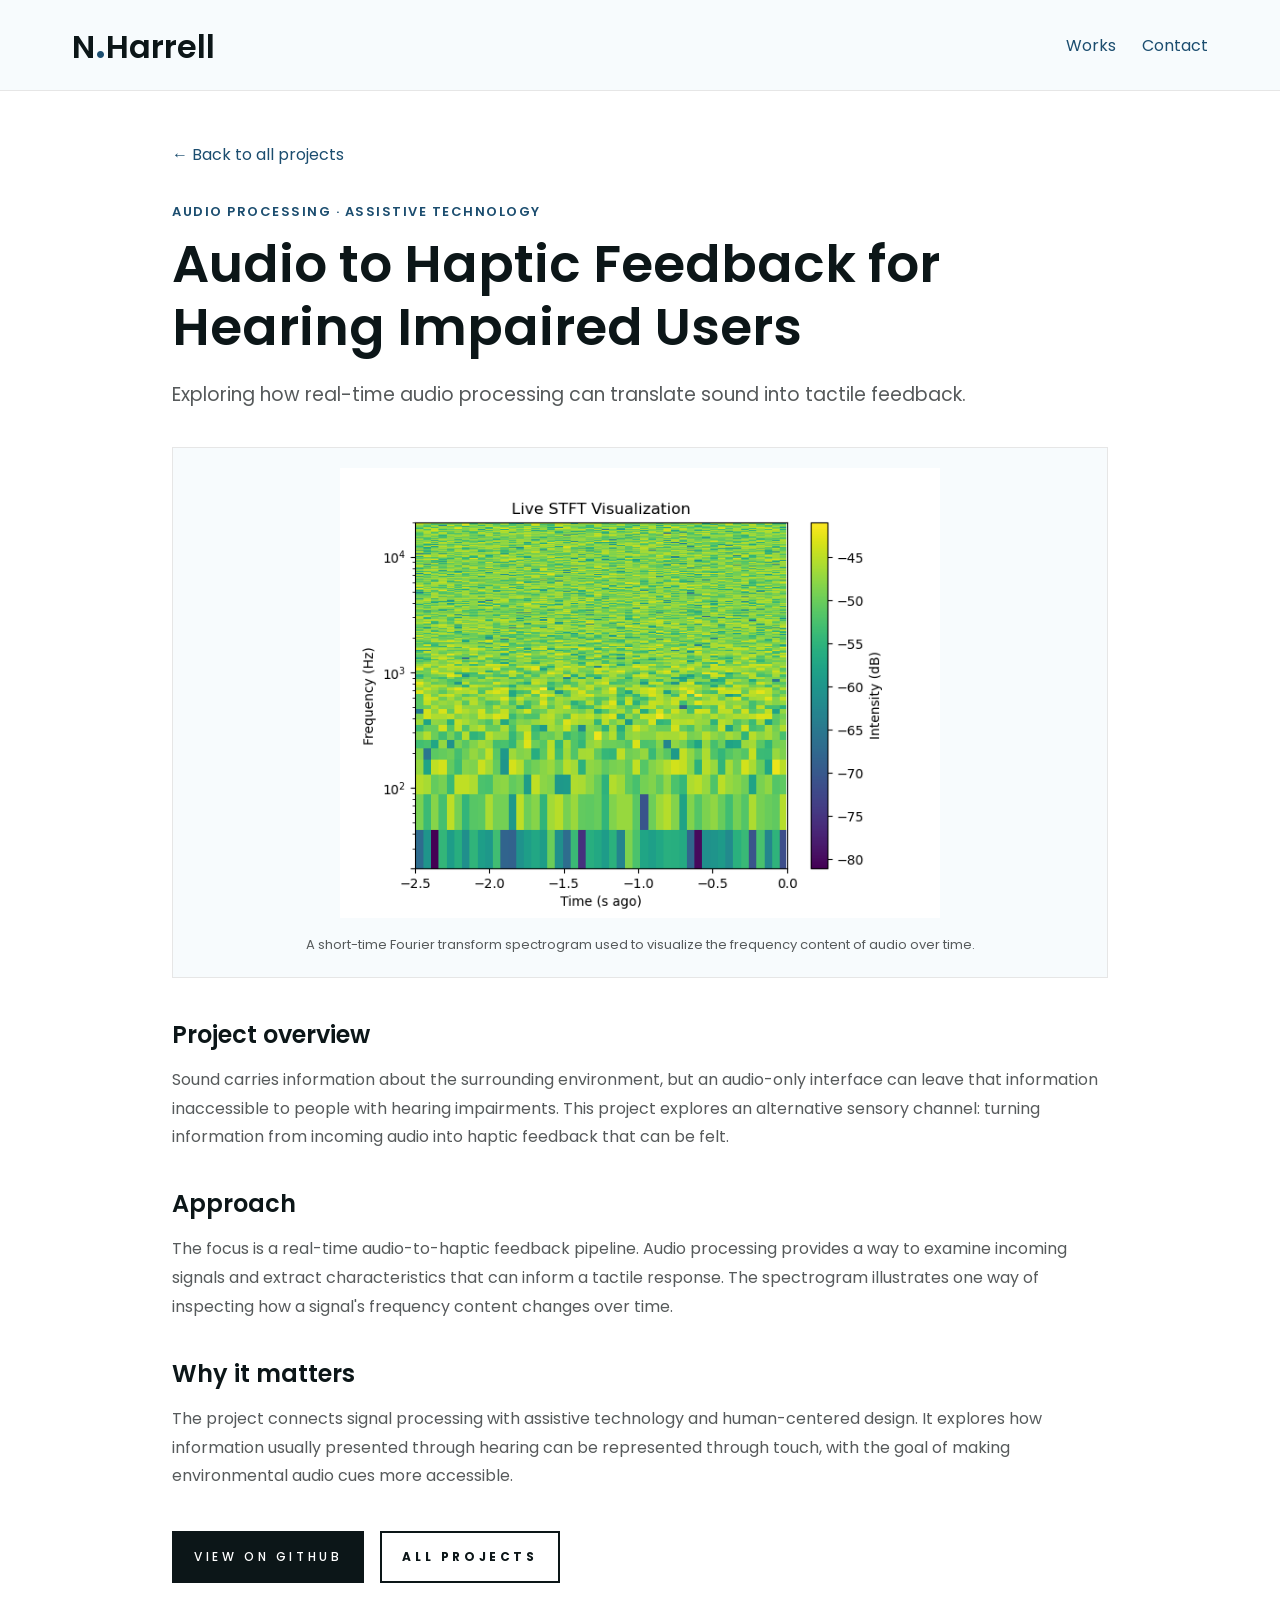
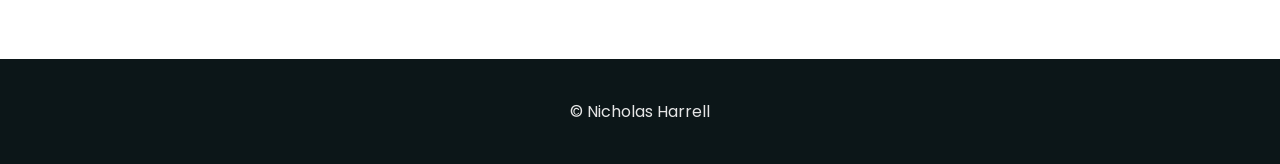
<file: projects/audio-haptic-feedback.html>
<!DOCTYPE html>
<html lang="en">
  <head>
    <meta charset="UTF-8" />
    <meta name="viewport" content="width=device-width, initial-scale=1.0" />
    <meta name="description" content="Audio to Haptic Feedback: exploring real-time sound processing and tactile feedback for hearing impaired users." />
    <title>Audio to Haptic Feedback | Nicholas Harrell</title>
    <link rel="shortcut icon" href="../img/favicon.png" type="image/x-icon" />
    <link rel="stylesheet" href="../css/main.css" />
    <link rel="stylesheet" href="../css/media.css" />
    <link rel="stylesheet" href="../css/project.css" />
  </head>
  <body class="project-page">
    <header class="project-header">
      <div class="container">
        <div class="header-nav">
          <a href="../index.html#home" class="logo">N<span>.</span>Harrell</a>
          <nav aria-label="Main navigation">
            <ul class="project-nav">
              <li><a href="../index.html#projects">Works</a></li>
              <li><a href="../index.html#contact">Contact</a></li>
            </ul>
          </nav>
        </div>
      </div>
    </header>
    <main class="container project-detail">
      <a class="project-back" href="../index.html#projects">&larr; Back to all projects</a>
      <article>
        <p class="project-category">Audio Processing &middot; Assistive Technology</p>
        <h1>Audio to Haptic Feedback for Hearing Impaired Users</h1>
        <p class="project-summary">Exploring how real-time audio processing can translate sound into tactile feedback.</p>
        <figure class="project-figure">
          <img src="../img/works/stftVis.png" alt="Short-time Fourier transform spectrogram showing sound frequencies over time" />
          <figcaption>A short-time Fourier transform spectrogram used to visualize the frequency content of audio over time.</figcaption>
        </figure>
        <section>
          <h2>Project overview</h2>
          <p>Sound carries information about the surrounding environment, but an audio-only interface can leave that information inaccessible to people with hearing impairments. This project explores an alternative sensory channel: turning information from incoming audio into haptic feedback that can be felt.</p>
        </section>
        <section>
          <h2>Approach</h2>
          <p>The focus is a real-time audio-to-haptic feedback pipeline. Audio processing provides a way to examine incoming signals and extract characteristics that can inform a tactile response. The spectrogram illustrates one way of inspecting how a signal's frequency content changes over time.</p>
        </section>
        <section>
          <h2>Why it matters</h2>
          <p>The project connects signal processing with assistive technology and human-centered design. It explores how information usually presented through hearing can be represented through touch, with the goal of making environmental audio cues more accessible.</p>
        </section>
        <div class="project-actions">
          <a class="btn" href="https://github.com/Metrix745/audio-haptic-feedback">View on GitHub</a>
          <a class="btn btn-white" href="../index.html#projects">All projects</a>
        </div>
      </article>
    </main>
    <footer class="footer">
      <div class="container footer-row footer-copyright">
        <p>&copy; Nicholas Harrell</p>
      </div>
    </footer>
  </body>
</html>
</file>
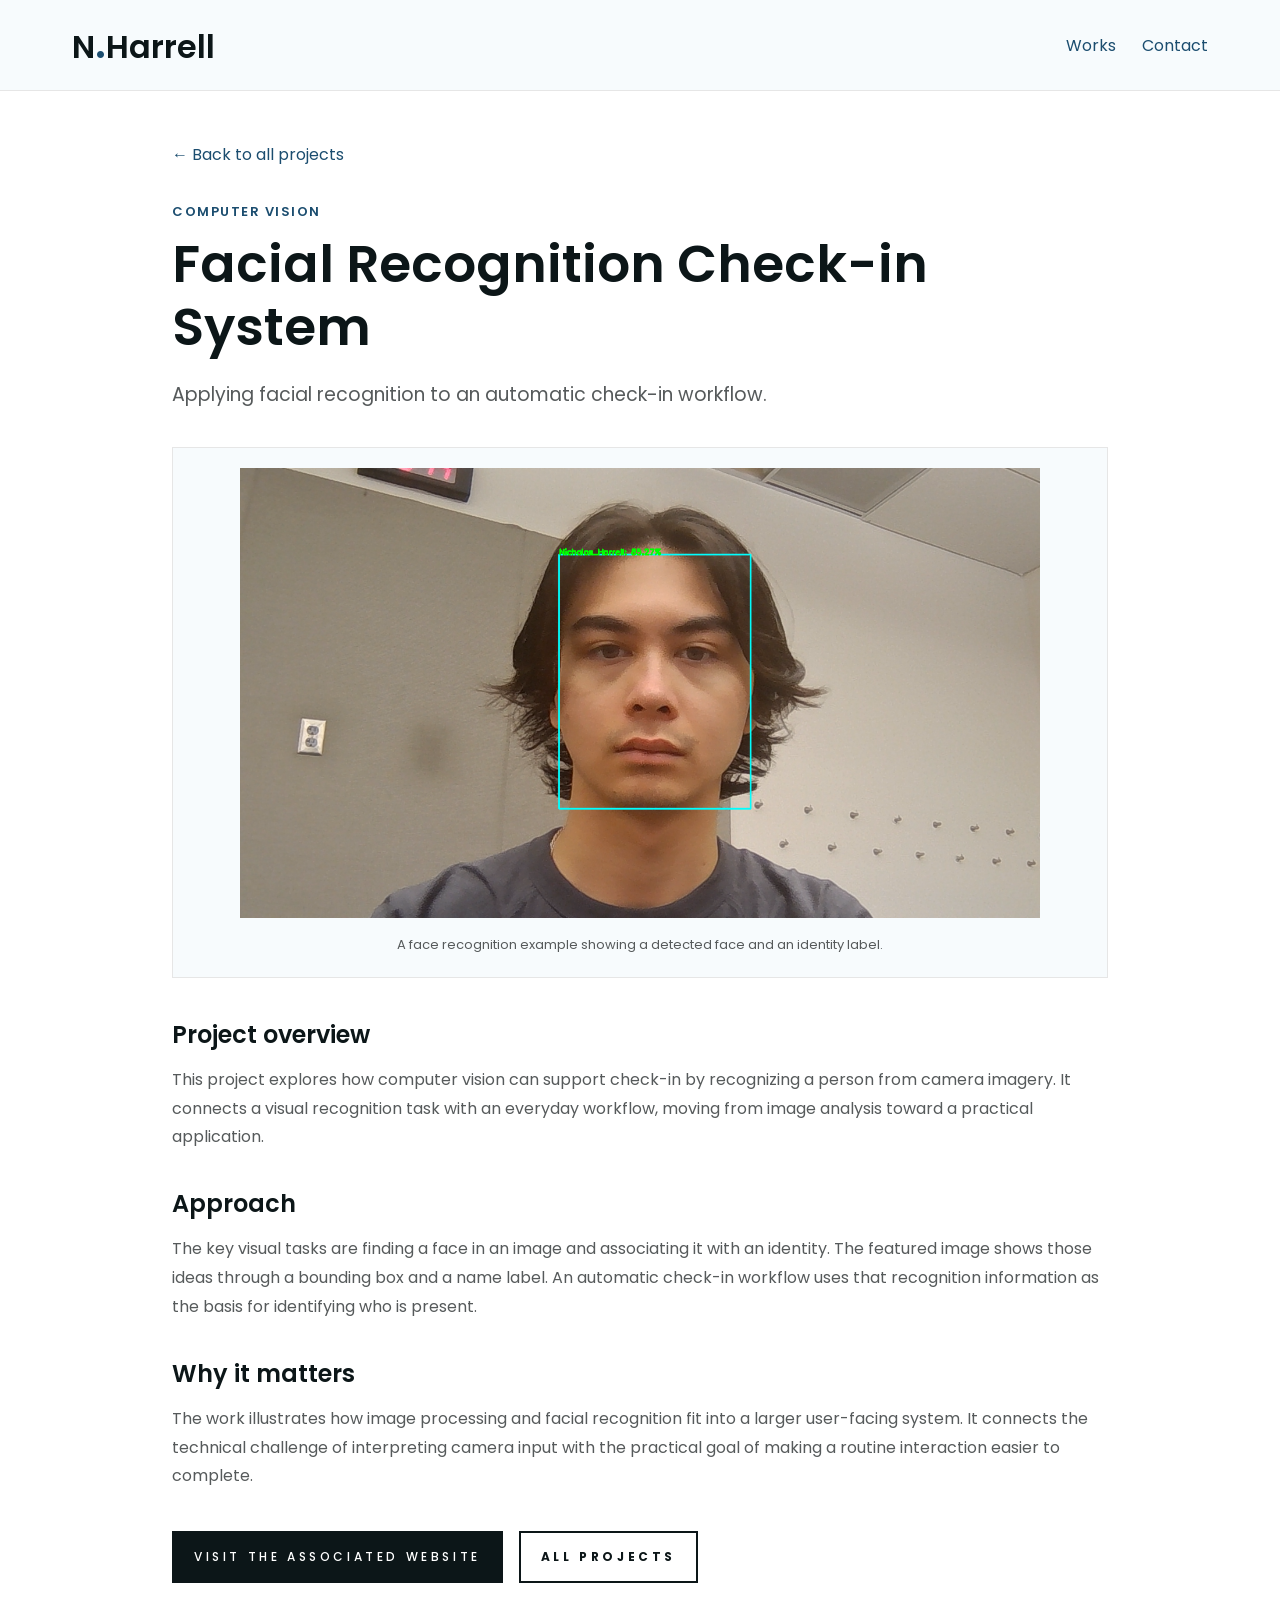
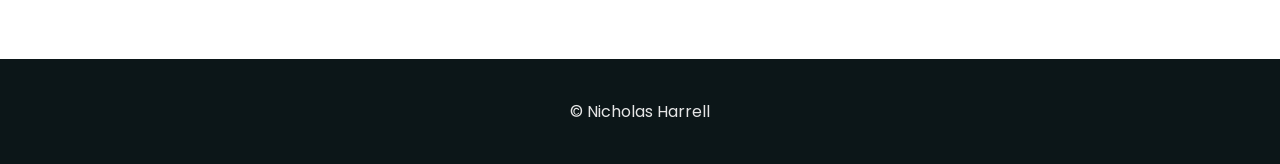
<file: projects/facial-recognition-check-in.html>
<!DOCTYPE html>
<html lang="en">
  <head>
    <meta charset="UTF-8" />
    <meta name="viewport" content="width=device-width, initial-scale=1.0" />
    <meta name="description" content="Facial Recognition Check-in System: applying computer vision and identity recognition to an automatic check-in workflow." />
    <title>Facial Recognition Check-in System | Nicholas Harrell</title>
    <link rel="shortcut icon" href="../img/favicon.png" type="image/x-icon" />
    <link rel="stylesheet" href="../css/main.css" />
    <link rel="stylesheet" href="../css/media.css" />
    <link rel="stylesheet" href="../css/project.css" />
  </head>
  <body class="project-page">
    <header class="project-header">
      <div class="container">
        <div class="header-nav">
          <a href="../index.html#home" class="logo">N<span>.</span>Harrell</a>
          <nav aria-label="Main navigation">
            <ul class="project-nav">
              <li><a href="../index.html#projects">Works</a></li>
              <li><a href="../index.html#contact">Contact</a></li>
            </ul>
          </nav>
        </div>
      </div>
    </header>
    <main class="container project-detail">
      <a class="project-back" href="../index.html#projects">&larr; Back to all projects</a>
      <article>
        <p class="project-category">Computer Vision</p>
        <h1>Facial Recognition Check-in System</h1>
        <p class="project-summary">Applying facial recognition to an automatic check-in workflow.</p>
        <figure class="project-figure">
          <img src="../img/works/facial_recog.png" alt="Face recognition example with a bounding box and identity label" />
          <figcaption>A face recognition example showing a detected face and an identity label.</figcaption>
        </figure>
        <section>
          <h2>Project overview</h2>
          <p>This project explores how computer vision can support check-in by recognizing a person from camera imagery. It connects a visual recognition task with an everyday workflow, moving from image analysis toward a practical application.</p>
        </section>
        <section>
          <h2>Approach</h2>
          <p>The key visual tasks are finding a face in an image and associating it with an identity. The featured image shows those ideas through a bounding box and a name label. An automatic check-in workflow uses that recognition information as the basis for identifying who is present.</p>
        </section>
        <section>
          <h2>Why it matters</h2>
          <p>The work illustrates how image processing and facial recognition fit into a larger user-facing system. It connects the technical challenge of interpreting camera input with the practical goal of making a routine interaction easier to complete.</p>
        </section>
        <div class="project-actions">
          <a class="btn" href="https://thetac.tech/">Visit the associated website</a>
          <a class="btn btn-white" href="../index.html#projects">All projects</a>
        </div>
      </article>
    </main>
    <footer class="footer">
      <div class="container footer-row footer-copyright">
        <p>&copy; Nicholas Harrell</p>
      </div>
    </footer>
  </body>
</html>
</file>
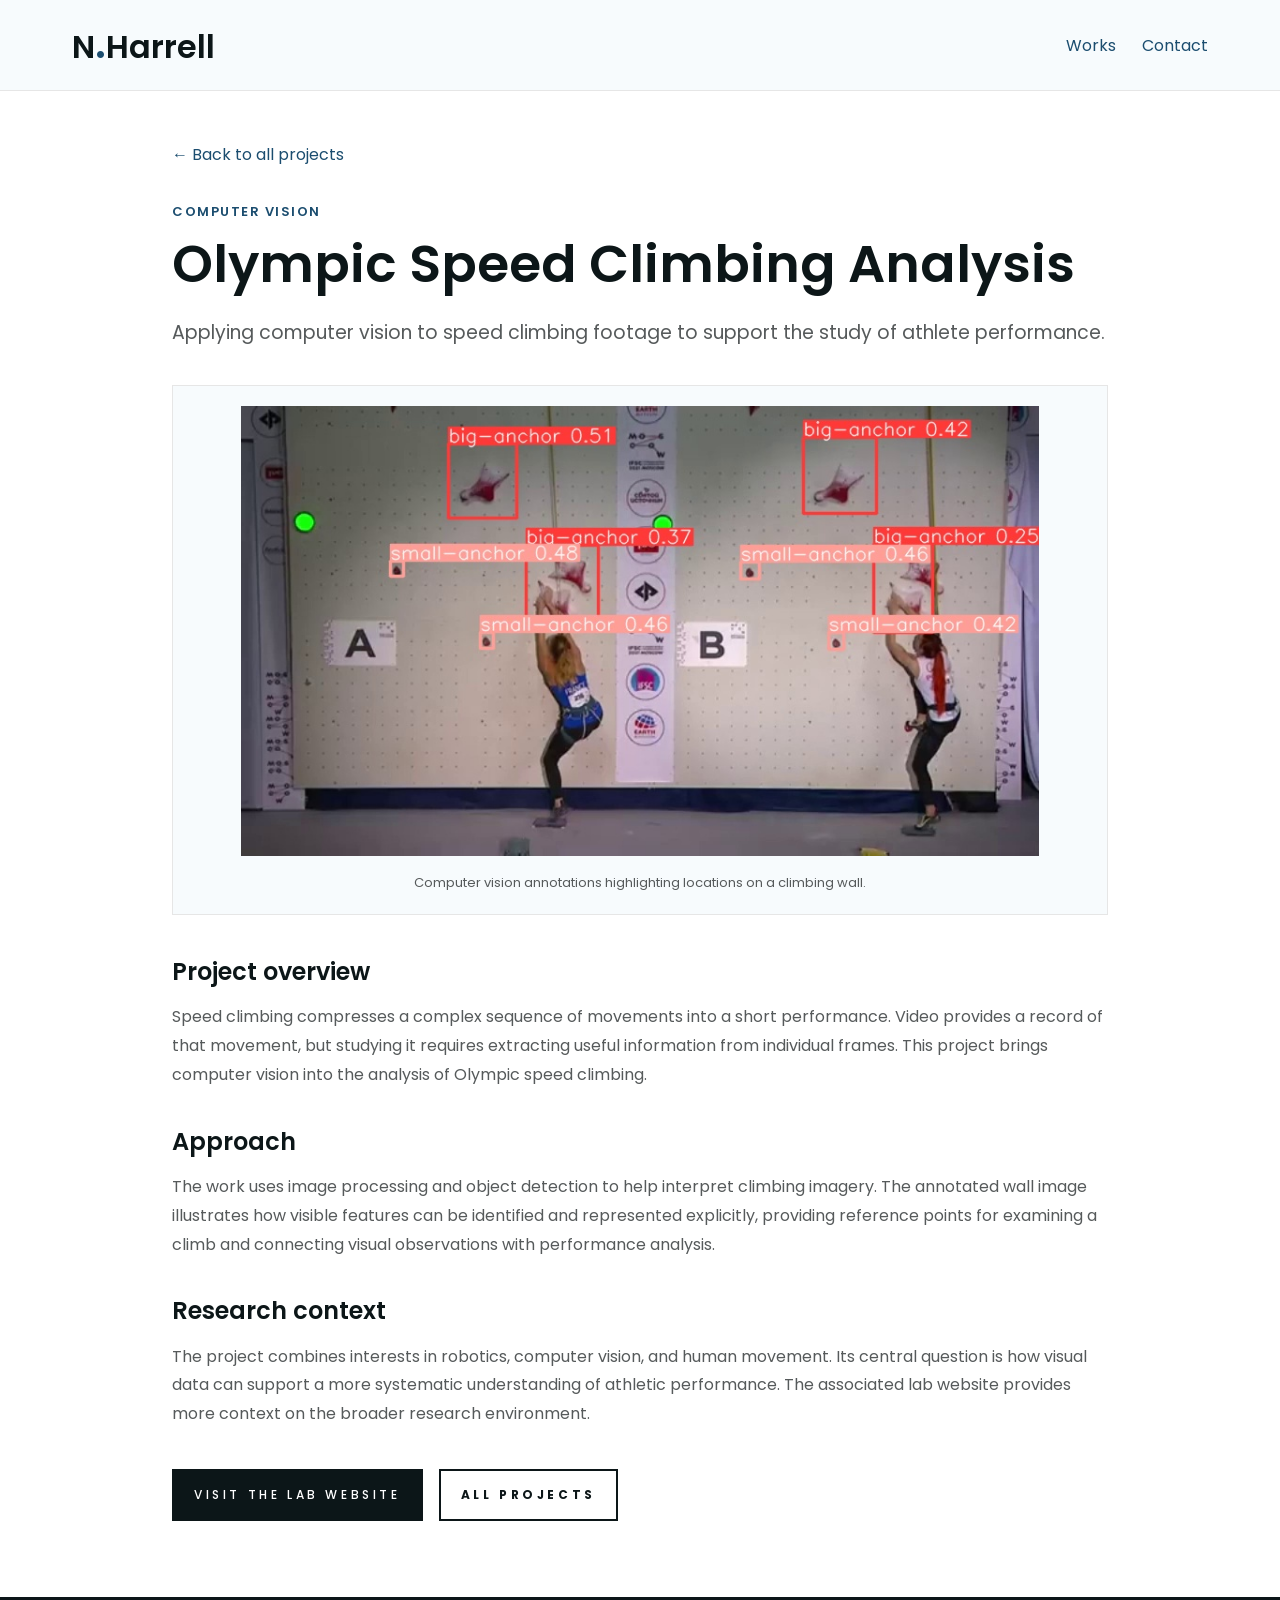
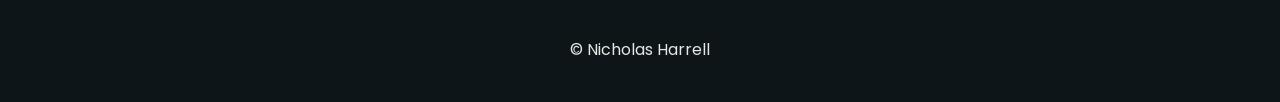
<file: projects/olympic-speed-climbing.html>
<!DOCTYPE html>
<html lang="en">
  <head>
    <meta charset="UTF-8" />
    <meta name="viewport" content="width=device-width, initial-scale=1.0" />
    <meta name="description" content="Olympic Speed Climbing Analysis: applying computer vision to climbing footage to study athlete performance." />
    <title>Olympic Speed Climbing Analysis | Nicholas Harrell</title>
    <link rel="shortcut icon" href="../img/favicon.png" type="image/x-icon" />
    <link rel="stylesheet" href="../css/main.css" />
    <link rel="stylesheet" href="../css/media.css" />
    <link rel="stylesheet" href="../css/project.css" />
  </head>
  <body class="project-page">
    <header class="project-header">
      <div class="container">
        <div class="header-nav">
          <a href="../index.html#home" class="logo">N<span>.</span>Harrell</a>
          <nav aria-label="Main navigation">
            <ul class="project-nav">
              <li><a href="../index.html#projects">Works</a></li>
              <li><a href="../index.html#contact">Contact</a></li>
            </ul>
          </nav>
        </div>
      </div>
    </header>
    <main class="container project-detail">
      <a class="project-back" href="../index.html#projects">&larr; Back to all projects</a>
      <article>
        <p class="project-category">Computer Vision</p>
        <h1>Olympic Speed Climbing Analysis</h1>
        <p class="project-summary">Applying computer vision to speed climbing footage to support the study of athlete performance.</p>
        <figure class="project-figure">
          <img src="../img/works/result.jpg" alt="Climbing wall with bounding boxes highlighting points on the wall" />
          <figcaption>Computer vision annotations highlighting locations on a climbing wall.</figcaption>
        </figure>
        <section>
          <h2>Project overview</h2>
          <p>Speed climbing compresses a complex sequence of movements into a short performance. Video provides a record of that movement, but studying it requires extracting useful information from individual frames. This project brings computer vision into the analysis of Olympic speed climbing.</p>
        </section>
        <section>
          <h2>Approach</h2>
          <p>The work uses image processing and object detection to help interpret climbing imagery. The annotated wall image illustrates how visible features can be identified and represented explicitly, providing reference points for examining a climb and connecting visual observations with performance analysis.</p>
        </section>
        <section>
          <h2>Research context</h2>
          <p>The project combines interests in robotics, computer vision, and human movement. Its central question is how visual data can support a more systematic understanding of athletic performance. The associated lab website provides more context on the broader research environment.</p>
        </section>
        <div class="project-actions">
          <a class="btn" href="https://li.me.jhu.edu/">Visit the lab website</a>
          <a class="btn btn-white" href="../index.html#projects">All projects</a>
        </div>
      </article>
    </main>
    <footer class="footer">
      <div class="container footer-row footer-copyright">
        <p>&copy; Nicholas Harrell</p>
      </div>
    </footer>
  </body>
</html>
</file>
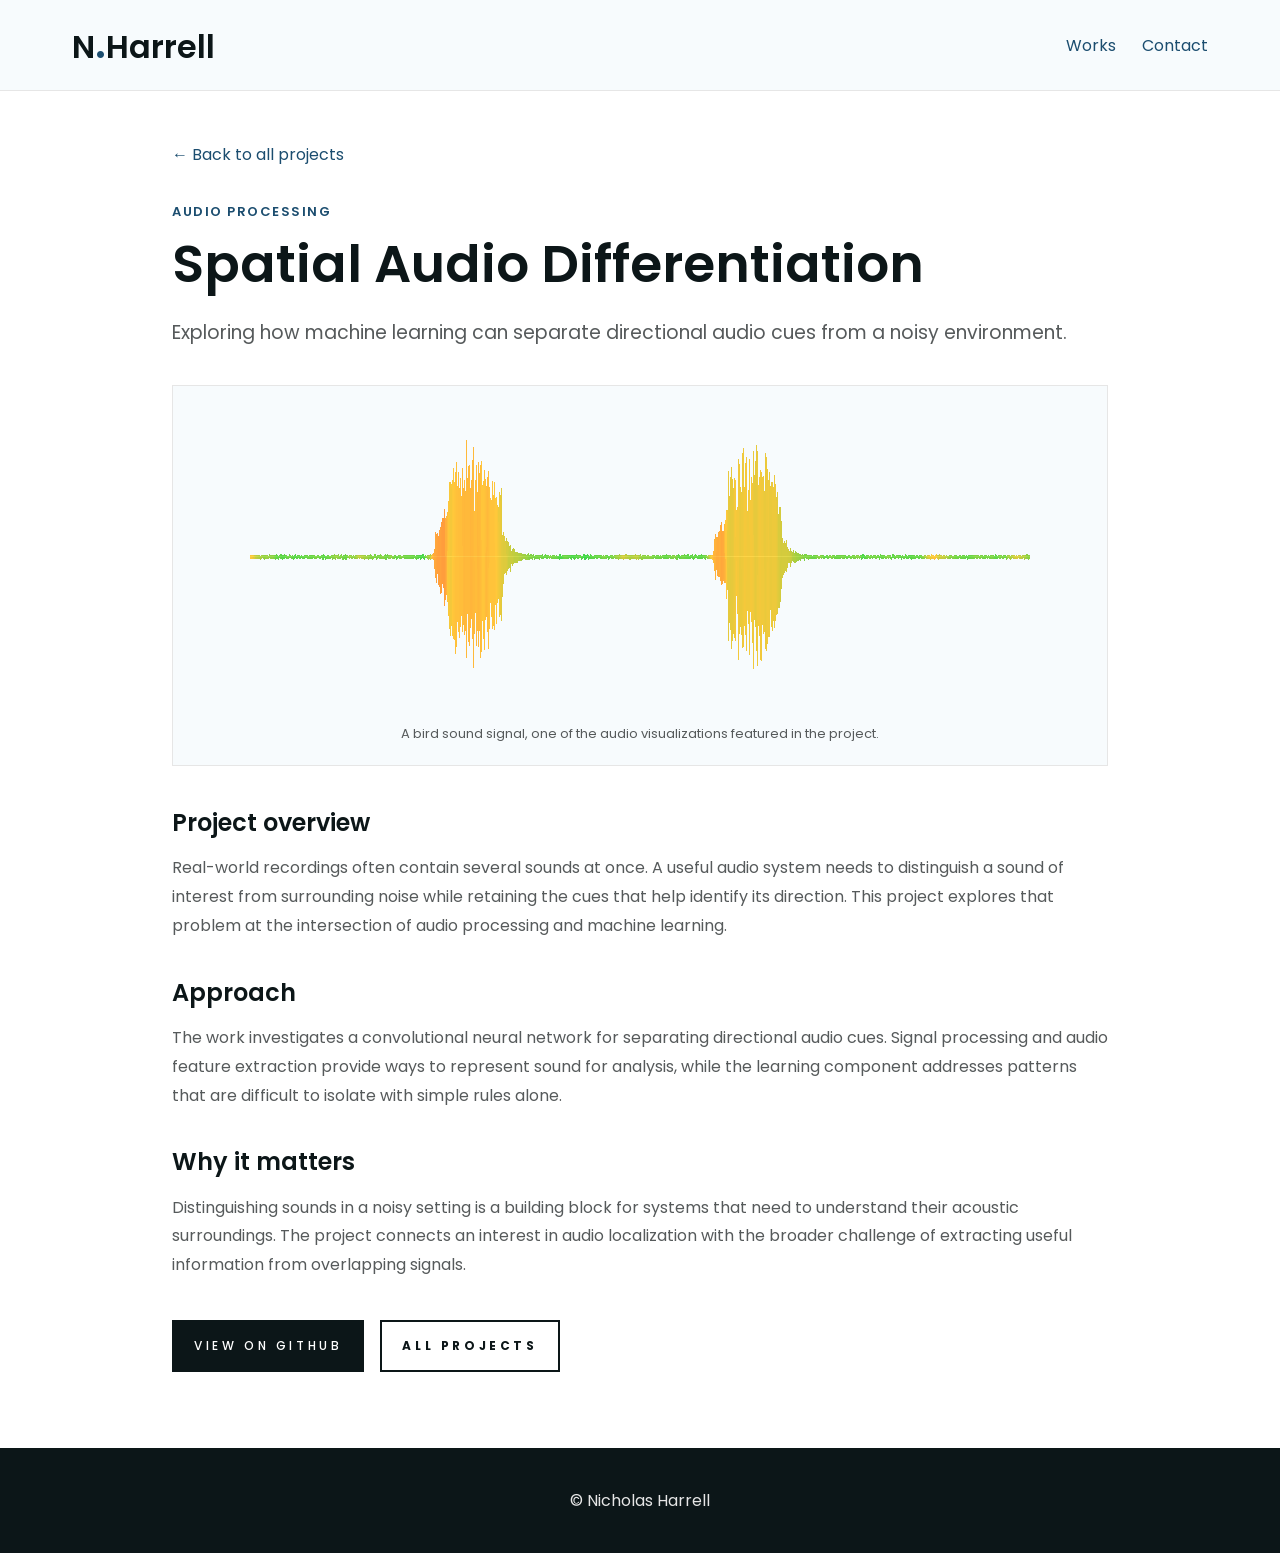
<file: projects/spatial-audio-differentiation.html>
<!DOCTYPE html>
<html lang="en">
  <head>
    <meta charset="UTF-8" />
    <meta name="viewport" content="width=device-width, initial-scale=1.0" />
    <meta name="description" content="Spatial Audio Differentiation: exploring machine learning for separating directional audio cues from noisy environments." />
    <title>Spatial Audio Differentiation | Nicholas Harrell</title>
    <link rel="shortcut icon" href="../img/favicon.png" type="image/x-icon" />
    <link rel="stylesheet" href="../css/main.css" />
    <link rel="stylesheet" href="../css/media.css" />
    <link rel="stylesheet" href="../css/project.css" />
  </head>
  <body class="project-page">
    <header class="project-header">
      <div class="container">
        <div class="header-nav">
          <a href="../index.html#home" class="logo">N<span>.</span>Harrell</a>
          <nav aria-label="Main navigation">
            <ul class="project-nav">
              <li><a href="../index.html#projects">Works</a></li>
              <li><a href="../index.html#contact">Contact</a></li>
            </ul>
          </nav>
        </div>
      </div>
    </header>
    <main class="container project-detail">
      <a class="project-back" href="../index.html#projects">&larr; Back to all projects</a>
      <article>
        <p class="project-category">Audio Processing</p>
        <h1>Spatial Audio Differentiation</h1>
        <p class="project-summary">Exploring how machine learning can separate directional audio cues from a noisy environment.</p>
        <figure class="project-figure">
          <img src="../img/works/birdsSignal.png" alt="Audio signal visualization of a chirping bird" />
          <figcaption>A bird sound signal, one of the audio visualizations featured in the project.</figcaption>
        </figure>
        <section>
          <h2>Project overview</h2>
          <p>Real-world recordings often contain several sounds at once. A useful audio system needs to distinguish a sound of interest from surrounding noise while retaining the cues that help identify its direction. This project explores that problem at the intersection of audio processing and machine learning.</p>
        </section>
        <section>
          <h2>Approach</h2>
          <p>The work investigates a convolutional neural network for separating directional audio cues. Signal processing and audio feature extraction provide ways to represent sound for analysis, while the learning component addresses patterns that are difficult to isolate with simple rules alone.</p>
        </section>
        <section>
          <h2>Why it matters</h2>
          <p>Distinguishing sounds in a noisy setting is a building block for systems that need to understand their acoustic surroundings. The project connects an interest in audio localization with the broader challenge of extracting useful information from overlapping signals.</p>
        </section>
        <div class="project-actions">
          <a class="btn" href="https://github.com/Metrix745/Spatial-Audio-Differentiation">View on GitHub</a>
          <a class="btn btn-white" href="../index.html#projects">All projects</a>
        </div>
      </article>
    </main>
    <footer class="footer">
      <div class="container footer-row footer-copyright">
        <p>&copy; Nicholas Harrell</p>
      </div>
    </footer>
  </body>
</html>
</file>
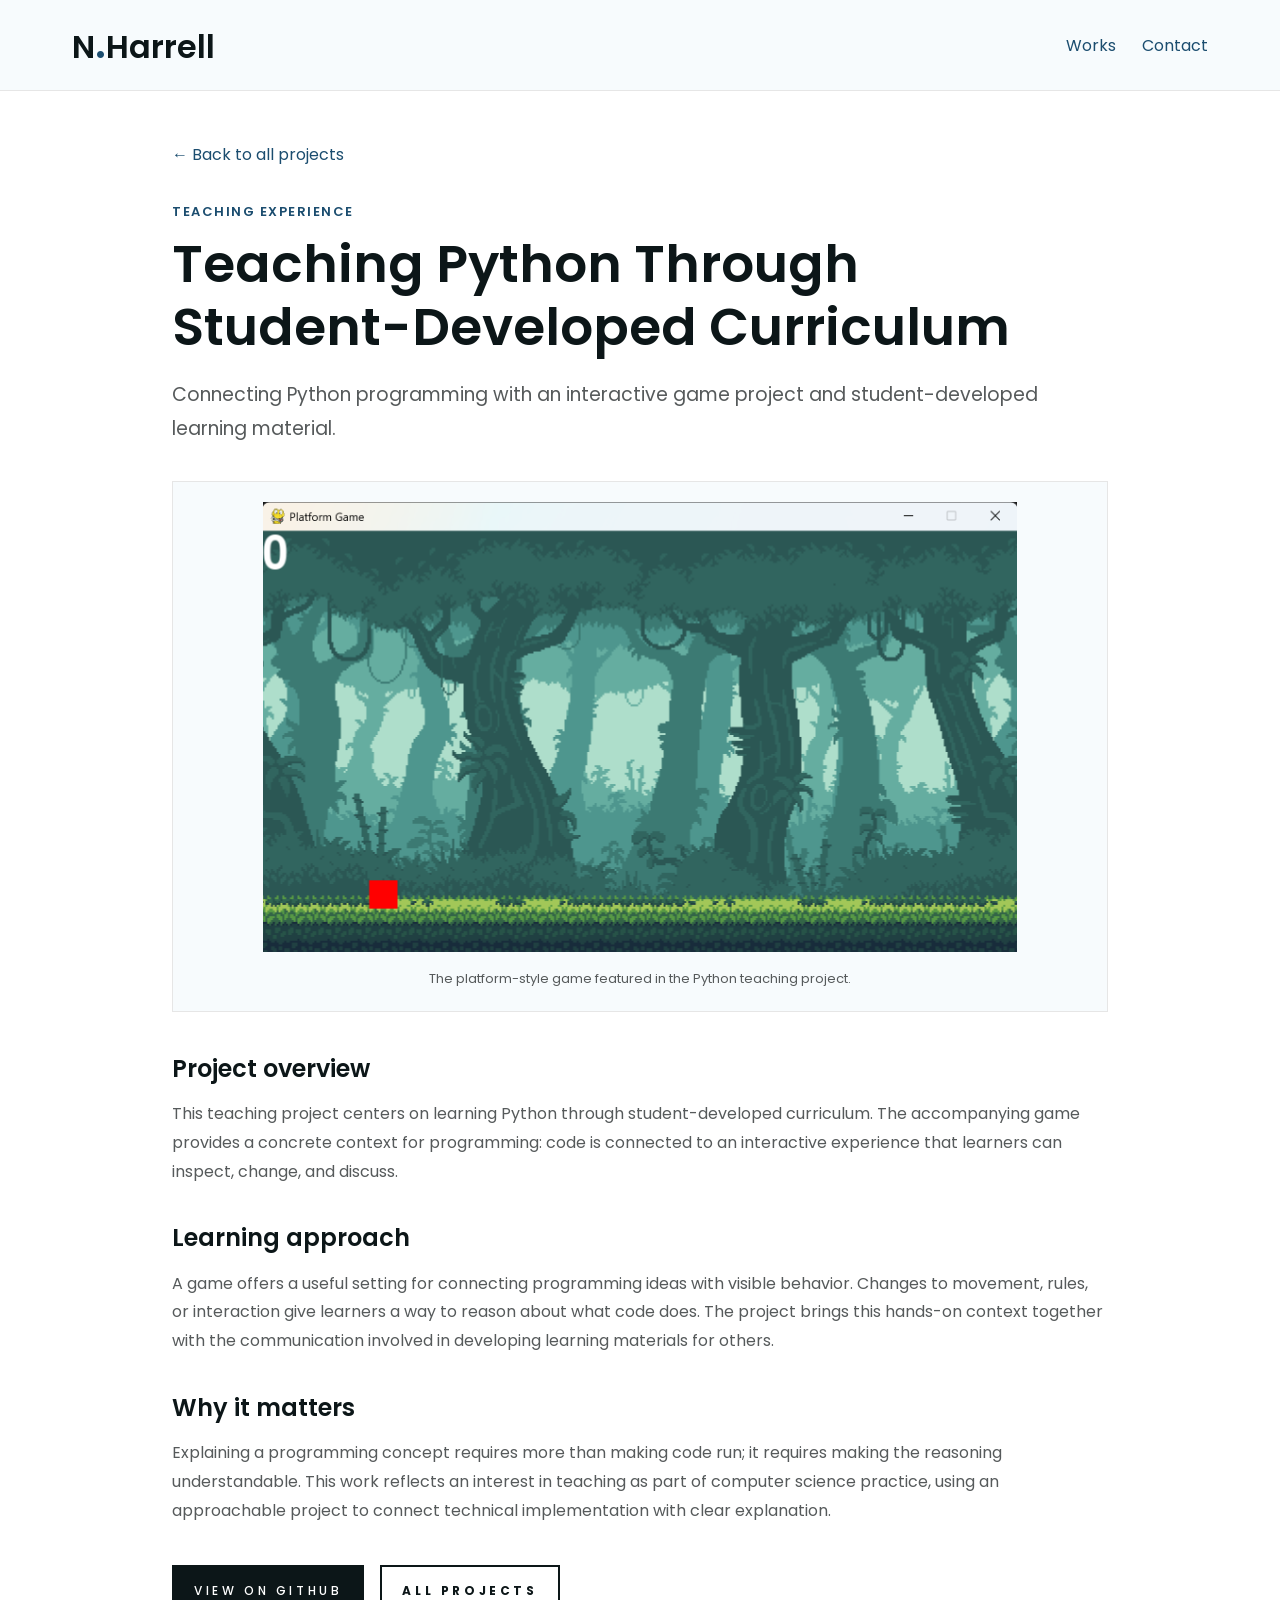
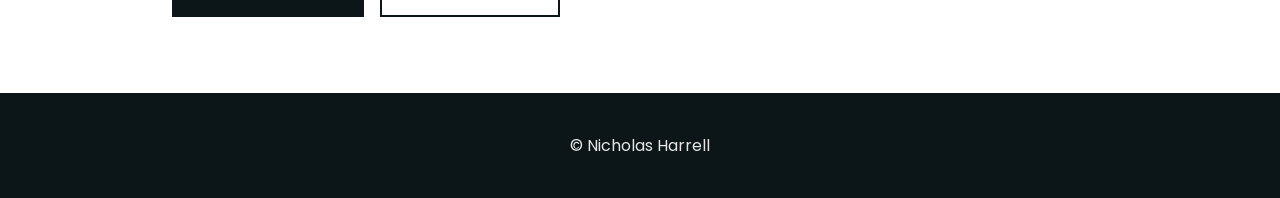
<file: projects/teaching-python.html>
<!DOCTYPE html>
<html lang="en">
  <head>
    <meta charset="UTF-8" />
    <meta name="viewport" content="width=device-width, initial-scale=1.0" />
    <meta name="description" content="Teaching Python Through Student-Developed Curriculum: connecting programming concepts with a platform-style game project." />
    <title>Teaching Python | Nicholas Harrell</title>
    <link rel="shortcut icon" href="../img/favicon.png" type="image/x-icon" />
    <link rel="stylesheet" href="../css/main.css" />
    <link rel="stylesheet" href="../css/media.css" />
    <link rel="stylesheet" href="../css/project.css" />
  </head>
  <body class="project-page">
    <header class="project-header">
      <div class="container">
        <div class="header-nav">
          <a href="../index.html#home" class="logo">N<span>.</span>Harrell</a>
          <nav aria-label="Main navigation">
            <ul class="project-nav">
              <li><a href="../index.html#projects">Works</a></li>
              <li><a href="../index.html#contact">Contact</a></li>
            </ul>
          </nav>
        </div>
      </div>
    </header>
    <main class="container project-detail">
      <a class="project-back" href="../index.html#projects">&larr; Back to all projects</a>
      <article>
        <p class="project-category">Teaching Experience</p>
        <h1>Teaching Python Through Student-Developed Curriculum</h1>
        <p class="project-summary">Connecting Python programming with an interactive game project and student-developed learning material.</p>
        <figure class="project-figure">
          <img src="../img/works/bridge_project.png" alt="Platform-style game featuring a square player character" />
          <figcaption>The platform-style game featured in the Python teaching project.</figcaption>
        </figure>
        <section>
          <h2>Project overview</h2>
          <p>This teaching project centers on learning Python through student-developed curriculum. The accompanying game provides a concrete context for programming: code is connected to an interactive experience that learners can inspect, change, and discuss.</p>
        </section>
        <section>
          <h2>Learning approach</h2>
          <p>A game offers a useful setting for connecting programming ideas with visible behavior. Changes to movement, rules, or interaction give learners a way to reason about what code does. The project brings this hands-on context together with the communication involved in developing learning materials for others.</p>
        </section>
        <section>
          <h2>Why it matters</h2>
          <p>Explaining a programming concept requires more than making code run; it requires making the reasoning understandable. This work reflects an interest in teaching as part of computer science practice, using an approachable project to connect technical implementation with clear explanation.</p>
        </section>
        <div class="project-actions">
          <a class="btn" href="https://github.com/Metrix745/bridge_game">View on GitHub</a>
          <a class="btn btn-white" href="../index.html#projects">All projects</a>
        </div>
      </article>
    </main>
    <footer class="footer">
      <div class="container footer-row footer-copyright">
        <p>&copy; Nicholas Harrell</p>
      </div>
    </footer>
  </body>
</html>
</file>
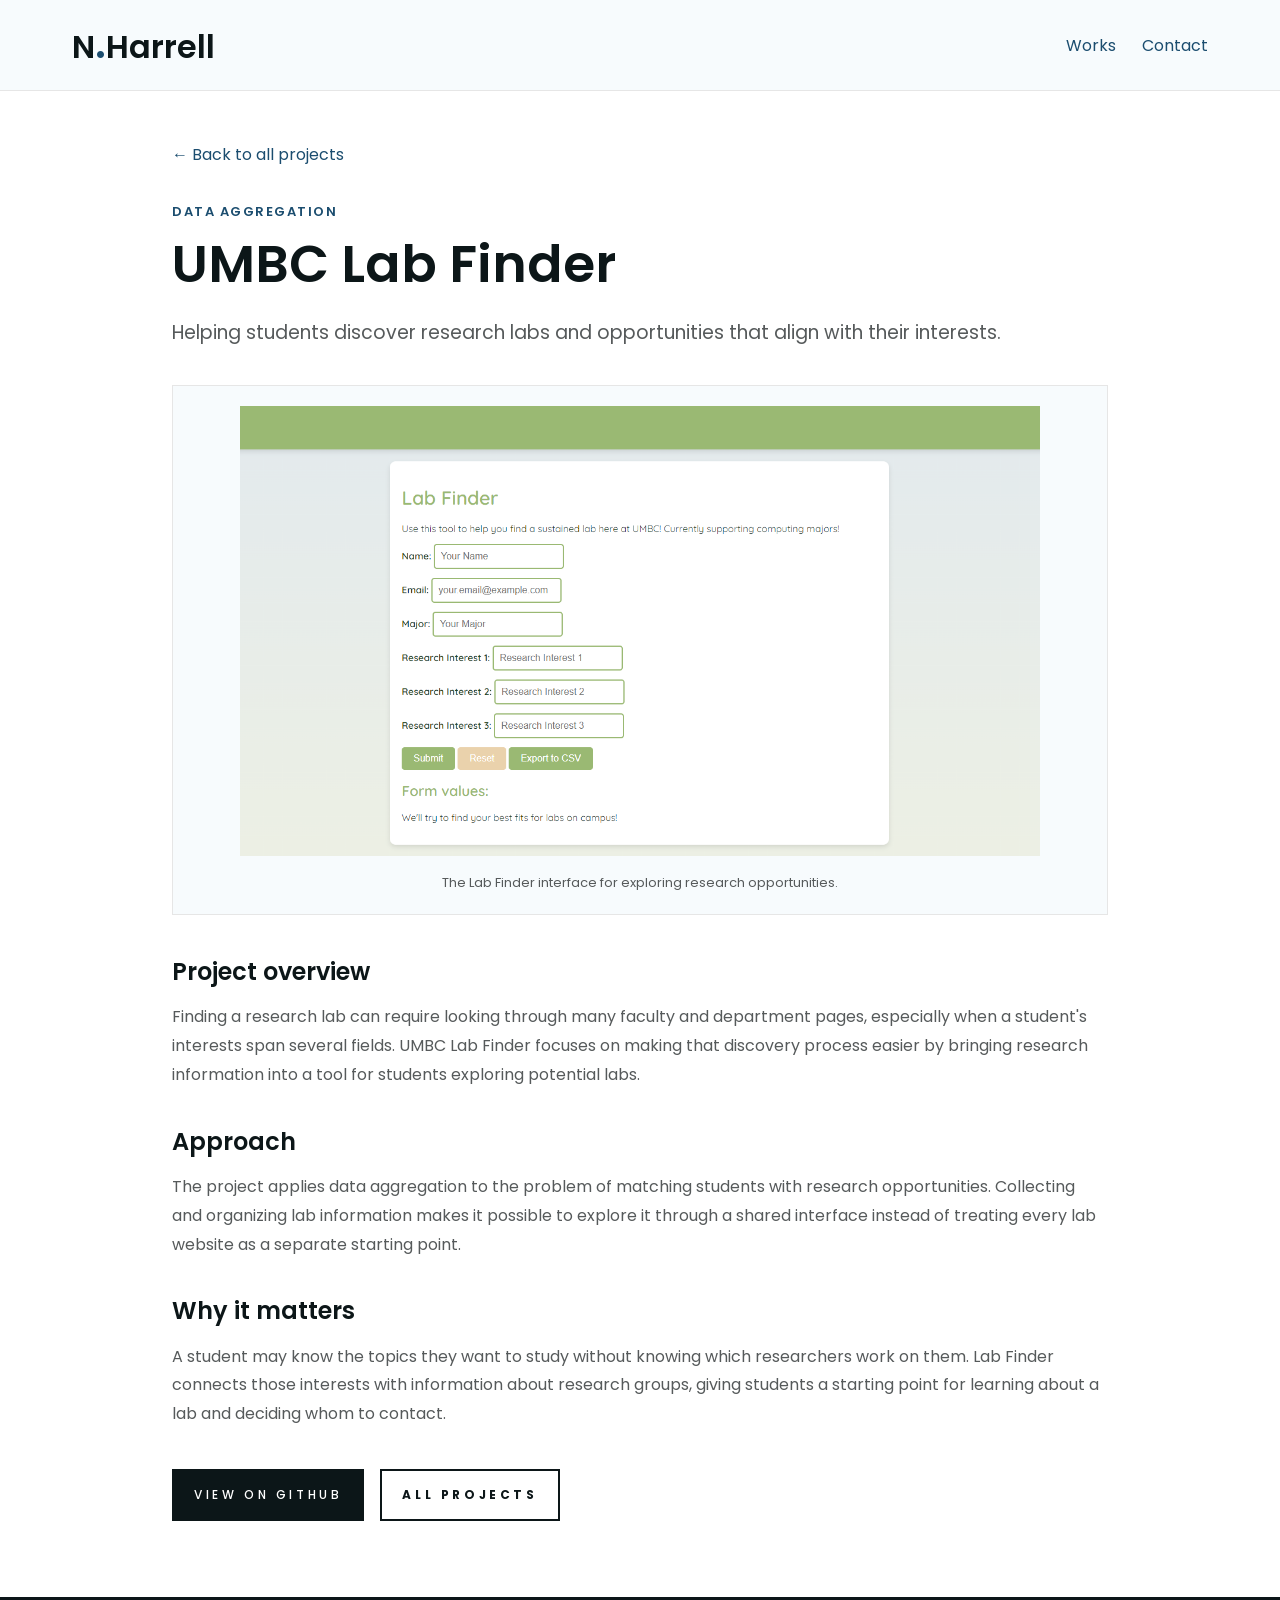
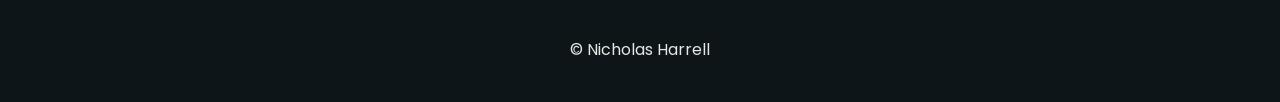
<file: projects/umbc-lab-finder.html>
<!DOCTYPE html>
<html lang="en">
  <head>
    <meta charset="UTF-8" />
    <meta name="viewport" content="width=device-width, initial-scale=1.0" />
    <meta name="description" content="UMBC Lab Finder: a data aggregation project helping students discover research labs that align with their interests." />
    <title>UMBC Lab Finder | Nicholas Harrell</title>
    <link rel="shortcut icon" href="../img/favicon.png" type="image/x-icon" />
    <link rel="stylesheet" href="../css/main.css" />
    <link rel="stylesheet" href="../css/media.css" />
    <link rel="stylesheet" href="../css/project.css" />
  </head>
  <body class="project-page">
    <header class="project-header">
      <div class="container">
        <div class="header-nav">
          <a href="../index.html#home" class="logo">N<span>.</span>Harrell</a>
          <nav aria-label="Main navigation">
            <ul class="project-nav">
              <li><a href="../index.html#projects">Works</a></li>
              <li><a href="../index.html#contact">Contact</a></li>
            </ul>
          </nav>
        </div>
      </div>
    </header>
    <main class="container project-detail">
      <a class="project-back" href="../index.html#projects">&larr; Back to all projects</a>
      <article>
        <p class="project-category">Data Aggregation</p>
        <h1>UMBC Lab Finder</h1>
        <p class="project-summary">Helping students discover research labs and opportunities that align with their interests.</p>
        <figure class="project-figure">
          <img src="../img/works/LabFinder1.png" alt="UMBC Lab Finder website search interface" />
          <figcaption>The Lab Finder interface for exploring research opportunities.</figcaption>
        </figure>
        <section>
          <h2>Project overview</h2>
          <p>Finding a research lab can require looking through many faculty and department pages, especially when a student's interests span several fields. UMBC Lab Finder focuses on making that discovery process easier by bringing research information into a tool for students exploring potential labs.</p>
        </section>
        <section>
          <h2>Approach</h2>
          <p>The project applies data aggregation to the problem of matching students with research opportunities. Collecting and organizing lab information makes it possible to explore it through a shared interface instead of treating every lab website as a separate starting point.</p>
        </section>
        <section>
          <h2>Why it matters</h2>
          <p>A student may know the topics they want to study without knowing which researchers work on them. Lab Finder connects those interests with information about research groups, giving students a starting point for learning about a lab and deciding whom to contact.</p>
        </section>
        <div class="project-actions">
          <a class="btn" href="https://github.com/Metrix745/UMBC-Lab-Finder">View on GitHub</a>
          <a class="btn btn-white" href="../index.html#projects">All projects</a>
        </div>
      </article>
    </main>
    <footer class="footer">
      <div class="container footer-row footer-copyright">
        <p>&copy; Nicholas Harrell</p>
      </div>
    </footer>
  </body>
</html>
</file>
<file: css/main.css>
@import "./reset.css";
@import url("https://fonts.googleapis.com/css2?family=Poppins:wght@400;500;600;700&display=swap");

:root {
  --primary-bg-color: #f7fbfd;
  --primary-accent: #0c1618;
  --secondary-accent: #1b4d6f;
  --alternate_secondary-accent: #5583a1;

  --main-text-color: #0c1618;
  --gray-text-color: #565a5b;

  --white-color: #fff;
  --gray-color: #e9e8e8;
  --gray-color-2: #c0c0c0;
  --gray-color-3: #e6e6e6;

  --color-preloader-bg: var(--white-color);
  --color-dots: #1a1a1a;
}

/* Common styles */
html {
  font-size: 62.5%;
  scroll-behavior: smooth;
  overflow-x: hidden;
}

body {
  color: var(--main-text-color);
  font-family: "Poppins", sans-serif;
}

img {
  user-select: none;
}

.container {
  padding: 0 3.2rem;
  max-width: 120rem;
  margin: 0 auto;
}

.container-lg {
  max-width: 160rem;
}

.title {
  font-size: 4.4rem;
  font-weight: 600;
  text-align: center;
}

.btn {
  display: inline-block;
  height: 5.2rem;
  font-weight: 500;
  font-size: 1.2rem;
  text-transform: uppercase;
  letter-spacing: 0.3em;
  line-height: 5.2rem;
  padding: 0 3.6rem;
  margin: 0 1.2rem 1.6rem 0;
  color: var(--white-color);
  text-decoration: none;
  text-align: center;
  white-space: nowrap;
  cursor: pointer;
  transition: all 0.3s;
  background-color: var(--primary-accent);
  border: 2px solid var(--primary-accent);
  transition: all 0.3s ease-in;
}

.btn:hover,
.btn:focus {
  background-color: var(--secondary-accent);
  border-color: var(--secondary-accent);
  color: var(--white-color);
  outline: 0;
}

.btn:active {
  background-color: var(--alternate_secondary-accent);
}

.btn-white {
  background: transparent;
  font-weight: 700;
  border: 2px solid var(--primary-accent);
  color: var(--primary-accent);
  transition: all 0.3s ease-in;
}

.btn-white:hover,
.btn-white:focus {
  background: var(--primary-accent);
  border: 2px solid var(--primary-accent);
  color: var(--white-color);
}

.btn-white:active {
  background-color: #3c4446;
}

.btn-red {
  background: var(--secondary-accent);
  border: 2px solid var(--secondary-accent);
  color: var(--white-color);
  transition: all 0.3s ease-in;
}

.btn-red:hover,
.btn-red:focus {
  background: var(--primary-accent);
  border: 2px solid var(--primary-accent);
}

.btn-red:active {
  background-color: #3c4446;
}

h5 {
  font-size: 15px;
  letter-spacing: 2px;
  line-height: 23px;
  font-weight: 600;
  text-transform: uppercase;
}

.white {
  color: var(--white-color);
}

/* Header */
.header {
  z-index: 100;
  background-color: transparent;
  height: 7.2rem;
  width: 100%;
  position: absolute;
  top: 0;
  left: 0;
  padding: 2.5rem 0;
}

.header-nav {
  display: flex;
  justify-content: space-between;
  align-items: center;
  padding: 0 2.5rem;
  height: 7.2rem;
}

.header-sticky {
  position: fixed;
  top: 0;
  left: 0;
  width: 100%;
  z-index: 1999;
  background-color: rgba(255, 255, 255, 0.95);
  box-shadow: 0px 0px 15px rgba(0, 0, 0, 0.07);
  padding-top: 0;
  padding-bottom: 0;
  animation: slideInDown 0.3s ease-in-out;
}

@keyframes slideInDown {
  0% {
    transform: translateY(-100%);
    visibility: visible;
  }

  100% {
    transform: translateY(0);
  }
}

.logo {
  position: relative;
  padding: 0 1.2rem 0.3rem 0;
  line-height: 1;
  font-weight: 600;
  font-size: 3.2rem;
  color: var(--main-text-color);
}

.logo span {
  color: var(--secondary-accent);
  font-size: 4rem;
}

.nav-list {
  display: flex;
  column-gap: 2.6rem;
  font-weight: 400;
  font-size: 1.6rem;
}

.nav-btn {
  display: none;
}

.nav-link {
  color: var(--gray-text-color);
}

.nav-link.active {
  color: var(--secondary-accent);
  font-weight: 600;
}

.progress-container {
  width: 100%;
  height: 2px;
  background: var(--gray-color);
  z-index: 100;
}

.progress-bar {
  height: 2px;
  background: var(--secondary-accent);
  width: 0%;
}

/* Hero section */
.hero {
  position: relative;
  padding-top: 18rem;
  background-color: var(--primary-bg-color);
}

.hero-row {
  display: flex;
  flex-wrap: wrap;
}

.hero-content {
  text-align: left;
  align-self: center;
  flex: 0 0 58.3333%;
  padding: 2rem;
}

.hero-greeting {
  font-size: 2rem;
  font-weight: 400;
  text-transform: uppercase;
  letter-spacing: 0.3rem;
  color: var(--secondary-accent);
}

.hero-heading {
  margin: 0.5rem 0;
  font-weight: 500;
  font-size: 8rem;
  line-height: 1.2;
}

.hero-heading-subtitle {
  font-size: 2rem;
  font-weight: 400;
}

.hero-img {
  flex: 0 0 41.6667%;
  text-align: center !important;
  padding: 1.5rem 1.5rem;
}

.hero-img img {
  max-width: 80%;
  height: auto;
  vertical-align: bottom;
  border-radius:50%;
  box-shadow: 0px 0px 15px rgba(0, 0, 0, 0.1);
}

.about-social-list {
  display: flex;
}

.social-links-row {
  display: flex;
  justify-content: center;
  align-items: center;
  column-gap: 2rem;
  margin: 4rem 0 4rem;
}

.social-links-row a {
  height: 2.4rem;
  width: 2.4rem;
  filter: invert(35%) sepia(11%) saturate(160%) hue-rotate(145deg)
    brightness(88%) contrast(80%);
  transition: all 0.3s ease-in-out;
}

.social-links-row a:hover {
  filter: invert(0%) sepia(0%) saturate(7500%) hue-rotate(305deg)
    brightness(97%) contrast(103%);
}

/* About section */
.about {
  padding: 10rem 0;
}

.about-title {
  margin-bottom: 4rem;
}

.about-row {
  display: flex;
  justify-content: center;
  flex-wrap: wrap;
  row-gap: 6rem;
  margin-bottom: 8rem;
}

.about-descr {
  font-size: 1.6rem;
  font-weight: 400;
  line-height: 1.7;
  color: var(--gray-text-color);
}

.about-content {
  flex: 60%;
  padding-right: 3rem;
}

.about-skills {
  min-width: 45rem;
  padding-left: 3rem;
}

.skill {
  position: relative;
  display: block;
  width: 100%;
  margin-bottom: 3rem;
}

.skill-title,
.skill-percent {
  display: inline-block;
  font-size: 1.2rem;
  font-weight: 700;
  text-transform: uppercase;
  letter-spacing: 0.1rem;
}

.skill-percent {
  float: right;
}

.skillbar {
  height: 0.4rem;
  background-color: var(--secondary-accent);
}

.skillbar:before {
  background: var(--gray-color);
  content: "";
  height: 0.4rem;
  position: absolute;
  width: 100%;
  z-index: -1;
}

.about-download-btn {
  margin-top: 4rem;
}

.services-row {
  display: flex;
  row-gap: 6rem;
  flex-wrap: wrap;
  justify-content: space-between;
}

.service-card {
  flex: 33.33333333%;
}

.service-card-img {
  display: block;
  height: 5rem;
  margin: 0 auto 2rem;
  filter: invert(33%) sepia(7%) saturate(243%) hue-rotate(145deg)
    brightness(94%) contrast(81%);
}

.service-card-title {
  text-align: center;
  text-transform: uppercase;
  letter-spacing: 0.2rem;
  margin-bottom: 1rem;
  font-weight: 600;
  font-size: 2rem;
}

.service-card p {
  font-size: 1.5rem;
  line-height: 1.7;
  color: var(--gray-text-color);
  padding: 0 1.5rem;
}

/* Works */
.projects {
  padding: 10rem 0;
  background-color: var(--primary-bg-color);
}

.projects-title {
  text-align: center;
  margin-bottom: 4rem;
}

.projects-row {
  display: flex;
  flex-wrap: wrap;
  justify-content: center;
}

.project-box {
  position: relative;
  overflow: hidden;
  display: block;
  max-width: 51rem;
  max-height: 28rem;
}

.project-box a {
  display: inline-block;
}

.project-box:hover .project-mask,
.project-box:focus-within .project-mask {
  opacity: 1;
  visibility: visible;
}

.project-box:hover .project-mask .project-caption,
.project-box:focus-within .project-mask .project-caption {
  bottom: 30px;
  opacity: 1;
}

.project-box:hover .project-img {
  transform: scale(1.1);
  transition: all 2s cubic-bezier(0.23, 1, 0.32, 1) 0s;
  width: 100%;
}

.project-img {
  transform: scale(1);
  width: 100%;
  transition: all 2s cubic-bezier(0.23, 1, 0.32, 1) 0s;
}

.project-mask {
  background: none repeat scroll 0 0 rgba(0, 0, 0, 0.7);
  height: 100%;
  position: absolute;
  transition: all 0.5s ease-in-out 0s;
  width: 100%;
  top: 0;
  left: 0;
  opacity: 0;
  visibility: hidden;
  overflow: hidden;
}

.project-mask p {
  text-transform: uppercase;
  font-size: 1.1rem;
  letter-spacing: 0.15rem;
  font-weight: 400;
  margin-top: 0;
  text-align: left;
}

.project-mask .project-caption {
  position: absolute;
  bottom: -6rem;
  left: 0;
  padding-left: 3rem;
  padding-right: 3rem;
  text-align: left;
  transition: all 0.5s ease-in-out 0s;
  opacity: 0;
}

.project-mask p {
  text-transform: uppercase;
  font-size: 1.1rem;
  letter-spacing: 0.15rem;
  font-weight: 400;
  margin-top: 0;
  text-align: left;
}

/* Contact */
.contact {
  padding: 10rem 0;
  text-align: center;
}

.contact-title {
  margin-bottom: 4rem;
}

.contact-content {
  font-size: 1.8rem;
  margin: 0 auto 2rem;
}

.contact form {
  max-width: 50rem;
  margin: 2rem auto;
  text-align: center;
}

.contact form .input-box {
  display: flex;
  justify-content: space-between;
  flex-wrap: wrap;
}

.contact form .input-box input,
.contact form textarea {
  width: 100%;
  padding: 1.5rem;
  font-size: 1.5rem;
  color: var(--gray-text-color);
  border: 0.1rem solid var(--gray-color-2);
  margin: 0.7rem 0;
}

.contact form .input-box input {
  width: 100%;
}

.contact form textarea {
  resize: none;
}

/* Footer */
.footer {
  background-color: var(--primary-accent);
  color: var(--gray-color-3);
}

.footer-row {
  display: flex;
  flex-direction: column;
  column-gap: 2rem;
  align-items: center;
  padding: 4rem 0;
}

.footer-social {
  margin-top: 0;
}

.footer-social a:hover {
  filter: invert(100%) sepia(100%) saturate(0%) hue-rotate(288deg)
    brightness(102%) contrast(102%);
}

.footer-copyright {
  font-size: 1.6rem;
}

/* "go to top" button */
.goToTop {
  z-index: 599;
  position: fixed;
  width: 4rem;
  height: 4rem;
  background-color: var(--gray-color);
  top: auto;
  left: auto;
  right: 3rem;
  bottom: 3rem;
  cursor: pointer;
  opacity: 0;
  border-radius: 0.2rem;
  transition: opacity 350ms;
}

.goToTop a {
  display: flex;
  align-items: center;
  justify-content: center;
  width: 100%;
  height: 100%;
  filter: invert(4%) sepia(23%) saturate(2306%) hue-rotate(148deg)
    brightness(91%) contrast(90%);
}

.goToTop img {
  height: 1.6rem;
  width: 1.6rem;
}

.goToTop:hover {
  filter: invert(100%) sepia(100%) saturate(0%) hue-rotate(288deg)
    brightness(102%) contrast(102%);
}

.goToTop.reveal {
  display: block;
  cursor: pointer;
  opacity: 1;
  transition: all 0.3s;
}

/* Preloader with jumping dots */
#preloader {
  position: fixed;
  display: flex;
  flex-flow: row wrap;
  justify-content: center;
  align-items: center;
  background: var(--color-preloader-bg);
  z-index: 3000;
  height: 100vh;
  width: 100vw;
  opacity: 1;
  overflow: hidden;
  transition: opacity 0.5s ease-out;
}

.jumping-dots {
  position: relative;
  width: 6px;
  height: 6px;
  padding: 0;
  display: inline-block;
}

.jumping-dots > div {
  position: absolute;
  content: "";
  top: 0;
  left: 0;
  width: 6px;
  height: 6px;
  background: var(--color-dots);
  border-radius: 50%;
}

.jumping-dots > div:nth-of-type(1) {
  left: 20px;
}

.jumping-dots > div:nth-of-type(3) {
  left: -20px;
}

.jumping-dots > div {
  animation: jumping-dots 1.2s infinite ease;
  animation-delay: 0.2s;
}

.jumping-dots > div:nth-of-type(1) {
  animation-delay: 0.4s;
}

.jumping-dots > div:nth-of-type(3) {
  animation-delay: 0s;
}

@keyframes jumping-dots {
  0% {
    top: 0;
  }

  40% {
    top: -6px;
  }

  80% {
    top: 0;
  }
}
</file>
<file: css/media.css>
@media (max-width: 1320px) {
  .container-lg {
    max-width: 120rem;
  }

  .hero-content {
    padding: 0;
  }

  .header-nav {
    padding: 0;
  }

  .service-card {
    padding: 0 1rem;
  }
}

@media (max-width: 1200px) {
  .container {
    max-width: 97.5rem;
  }

  .title {
    font-size: 4rem;
  }

  .logo {
    font-size: 2.6rem;
  }

  .hero-heading {
    font-size: 7rem;
  }

  .about-skills {
    min-width: 60%;
    padding-left: 0;
  }

  .about-content {
    padding-right: 0;
  }

  .service-card-title {
    font-size: 1.8rem;
  }

  .project-box {
    max-width: 45.4rem;
  }

  .about,
  .projects,
  .contact {
    padding: 8rem 0;
  }
}

@media (max-width: 977px) {
  html {
    font-size: 62%;
  }

  .container {
    max-width: 72rem;
  }

  .title {
    font-size: 3.6rem;
  }

  .header {
    padding: 0;
  }

  .about-row {
    row-gap: 5rem;
    margin-bottom: 5rem;
  }

  .about-descr {
    font-size: 1.52rem;
  }

  .nav-list {
    display: none;
  }

  .nav-btn {
    display: block;
  }

  .nav.open .nav-list {
    position: fixed;
    top: 0;
    bottom: 0;
    left: 0;
    right: 0;
    background-color: #fff;
    z-index: 1;
    padding: 4.6rem 3rem;
    display: flex;
    flex-direction: column;
    row-gap: 4rem;
    font-size: 3rem;
    font-weight: 500;
  }

  .nav-link {
    color: #c0c0c0;
  }

  .nav-link.active {
    color: #0c1618;
  }

  .nav-btn {
    position: absolute;
    z-index: 9;
    top: 3rem;
    right: 3rem;
  }

  .nav.open .nav-btn {
    position: fixed;
  }

  .header-nav {
    margin-bottom: 0rem;
  }

  .hero {
    padding-top: 16rem;
  }

  .hero-greeting {
    font-size: 1.6rem;
  }
  .hero-heading {
    font-size: 5.2rem;
  }
  .hero-heading-subtitle {
    font-size: 1.6rem;
  }

  .social-links-row {
    column-gap: 1.7rem;
    margin: 3rem 0 3rem;
  }

  .hero-img {
    padding: 0;
  }

  .btn {
    font-size: 1.1rem;
    padding: 0 2rem;
  }

  .services-row {
    justify-content: center;
    row-gap: 5rem;
  }
  .service-card {
    flex: 0 0 30.5rem;
  }

  .service-card-img {
    height: 4rem;
  }

  .project-box {
    max-width: 32.7rem;
  }

  .about,
  .projects,
  .contact {
    padding: 7rem 0;
  }

  .about-title,
  .projects-title,
  .contact-title {
    margin-bottom: 3rem;
  }
}

@media (max-width: 720px) {
  .container {
    max-width: 54.5rem;
  }

  .logo {
    font-size: 2.4rem;
  }

  .nav.open .nav-list {
    row-gap: 2rem;
    font-size: 2rem;
    font-weight: 500;
  }

  .hero-row {
    row-gap: 4rem;
  }

  .hero-content,
  .hero-img {
    text-align: center;
    flex: 0 0 100%;
    max-width: 100%;
  }

  .about-social-list {
    display: block;
  }

  .about-skills,
  .about-content,
  .service-card {
    flex: 0 0 100%;
    max-width: 100%;
  }

  .project-box {
    max-width: 100%;
  }

  .footer-copyright p {
    font-size: 1.2rem;
  }
}

@media (max-width: 406px) {
  html {
    font-size: 50%;
  }

  .footer-copyright p {
    font-size: 1.2rem;
  }
}
</file>
<file: css/project.css>
/* Shared layout for the project detail pages. */
.project-header {
  background: var(--primary-bg-color);
  border-bottom: 1px solid var(--gray-color-3);
}

.project-header .header-nav {
  min-height: 9rem;
  height: auto;
  gap: 2rem;
  padding: 2rem 0;
  flex-wrap: wrap;
}

.project-nav {
  display: flex;
  gap: 2.6rem;
  font-size: 1.6rem;
}

.project-nav a,
.project-back {
  color: var(--secondary-accent);
}

.project-page a:focus-visible {
  outline: 3px solid var(--secondary-accent);
  outline-offset: -3px;
}

.project-detail {
  max-width: 100rem;
  padding-top: 5rem;
  padding-bottom: 6rem;
  font-size: 1.6rem;
  line-height: 1.8;
}

.project-back {
  display: inline-block;
  margin-bottom: 3rem;
}

.project-category {
  color: var(--secondary-accent);
  font-size: 1.3rem;
  font-weight: 600;
  letter-spacing: 0.15rem;
  text-transform: uppercase;
}

.project-detail h1 {
  margin: 1rem 0 2rem;
  font-size: clamp(3rem, 5vw, 5.2rem);
  font-weight: 600;
  line-height: 1.2;
}

.project-summary {
  font-size: 1.9rem;
  color: var(--gray-text-color);
}

.project-figure {
  margin: 3.5rem 0;
  padding: 2rem;
  background: var(--primary-bg-color);
  border: 1px solid var(--gray-color-3);
  text-align: center;
}

.project-figure img {
  max-height: 45rem;
  width: auto;
}

.project-figure figcaption {
  margin-top: 1.5rem;
  font-size: 1.3rem;
  color: var(--gray-text-color);
}

.project-detail section {
  margin: 3rem 0;
}

.project-detail h2 {
  margin-bottom: 1rem;
  font-size: 2.4rem;
  font-weight: 600;
}

.project-detail section p {
  color: var(--gray-text-color);
}

.project-actions {
  margin-top: 4rem;
}

.project-actions .btn {
  height: auto;
  min-height: 5.2rem;
  padding: 1.4rem 2rem;
  line-height: 1.6;
  white-space: normal;
}
</file>
